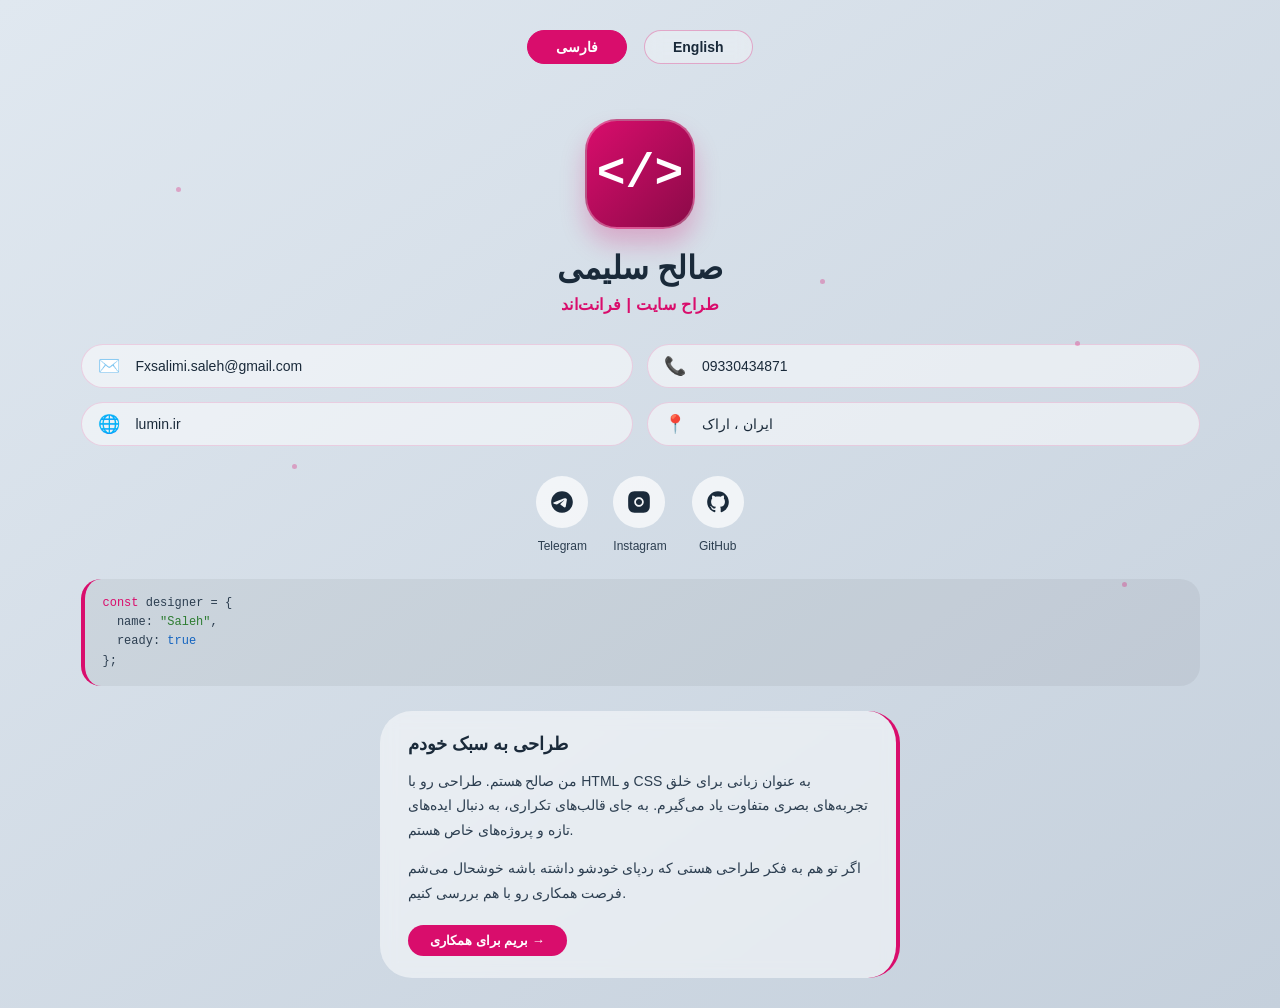
<file: Business-card.html>
<!DOCTYPE html>
<html lang="en">

<head>
    <meta charset="UTF-8">
    <meta name="viewport" content="width=device-width, initial-scale=1.0">
    <title>Business-card</title>
    <link rel="stylesheet" href="Business-card.css">
</head>

<body>
    <div class="lang-switch">
        <button class="lang-btn active" id="btn-fa">فارسی</button>
        <button class="lang-btn" id="btn-en">English</button>
    </div>


    <div class="business-card">
        <!-- داخل body، قبل از business-card -->
        <!-- <div class="bracket-decoration left">{</div>
        <div class="bracket-decoration right">}</div> -->

        <!-- چند نقطه تزئینی -->
        <div class="dot-decoration dot-1"></div>
        <div class="dot-decoration dot-2"></div>
        <div class="dot-decoration dot-3"></div>
        <div class="dot-decoration dot-4"></div>
        <div class="dot-decoration dot-5"></div>
        <div class="card-glow"></div>

        <div class="avatar">
            <div class="code-symbol">&lt;/&gt;</div>
        </div>

        <!-- متن‌هایی که با JS تغییر می‌کنند -->
        <h1 class="name" id="name">صالح سلیمی</h1>
        <p class="title" id="title">طراح سایت | فرانت‌اند</p>

        <div class="info-grid">
            <div class="info-item">
                <span class="info-icon">✉️</span>
                <span class="info-text"><a href="mailto:Fxsalimi.saleh@gmail.com"
                        id="email-text">Fxsalimi.saleh@gmail.com</a></span>
            </div>
            <div class="info-item">
                <span class="info-icon">📞</span>
                <span class="info-text"><a href="tel:09330434871" id="phone-text">09330434871</a></span>
            </div>
            <div class="info-item">
                <span class="info-icon">🌐</span>
                <span class="info-text"><a href="menu.html" id="website-text">lumin.ir</a></span>
            </div>
            <div class="info-item">
                <span class="info-icon">📍</span>
                <span class="info-text" id="location-text">ایران ، اراک</span>
            </div>
        </div>

        <div class="social-section">
            <div class="social-links">
                <div class="social-item">
                    <a href="#" class="social-link telegram">
                        <svg class="social-icon" viewBox="0 0 24 24">
                            <path
                                d="M12 2C6.48 2 2 6.48 2 12s4.48 10 10 10 10-4.48 10-10S17.52 2 12 2zm4.64 6.8c-.15 1.58-.8 5.42-1.13 7.19-.14.75-.42 1-.68 1.03-.58.05-1.02-.38-1.58-.75-.88-.58-1.38-.94-2.23-1.5-.99-.65-.35-1.01.22-1.59.15-.15 2.71-2.48 2.76-2.69.01-.03.01-.14-.06-.2-.07-.06-.18-.04-.26-.02-.11.02-1.85 1.17-5.22 3.45-.49.34-.94.5-1.34.49-.44-.01-1.28-.25-1.91-.45-.77-.25-1.38-.38-1.33-.8.03-.22.33-.45.92-.68 2.04-.89 4.64-1.91 6.96-2.79 1.45-.55 2.53-.86 3.12-.94.32-.04.77.01.98.27.19.23.21.58.16.95z" />
                        </svg>
                    </a>
                    <span class="social-name">Telegram</span>
                </div>
                <div class="social-item">
                    <a href="#" class="social-link instagram">
                        <svg class="social-icon" viewBox="0 0 24 24">
                            <path
                                d="M12 2c2.717 0 3.056.01 4.122.06 1.065.05 1.79.217 2.428.465.66.254 1.216.598 1.772 1.153.509.5.902 1.105 1.153 1.772.247.637.415 1.363.465 2.428.047 1.066.06 1.405.06 4.122 0 2.717-.01 3.056-.06 4.122-.05 1.065-.218 1.79-.465 2.428-.254.66-.598 1.216-1.153 1.772-.5.509-1.105.902-1.772 1.153-.637.247-1.363.415-2.428.465-1.066.047-1.405.06-4.122.06-2.717 0-3.056-.01-4.122-.06-1.065-.05-1.79-.218-2.428-.465-.66-.254-1.216-.598-1.772-1.153-.509-.5-.902-1.105-1.153-1.772-.247-.637-.415-1.363-.465-2.428-.047-1.066-.06-1.405-.06-4.122 0-2.717.01-3.056.06-4.122.05-1.065.218-1.79.465-2.428.254-.66.598-1.216 1.153-1.772.5-.509 1.105-.902 1.772-1.153.637-.247 1.363-.415 2.428-.465 1.066-.047 1.405-.06 4.122-.06zm0 5.6c-2.433 0-4.4 1.967-4.4 4.4s1.967 4.4 4.4 4.4 4.4-1.967 4.4-4.4-1.967-4.4-4.4-4.4zm0 7.2c-1.54 0-2.8-1.26-2.8-2.8 0-1.54 1.26-2.8 2.8-2.8 1.54 0 2.8 1.26 2.8 2.8 0 1.54-1.26 2.8-2.8 2.8z" />
                        </svg>
                    </a>
                    <span class="social-name">Instagram</span>
                </div>
                <div class="social-item">
                    <a href="#" class="social-link github">
                        <svg class="social-icon" viewBox="0 0 24 24">
                            <path
                                d="M12 2C6.48 2 2 6.48 2 12c0 4.42 2.87 8.17 6.84 9.49.5.09.68-.21.68-.48 0-.24-.01-.88-.01-1.73-2.78.6-3.37-1.34-3.37-1.34-.46-1.16-1.11-1.47-1.11-1.47-.91-.62.07-.61.07-.61 1.01.07 1.54 1.03 1.54 1.03.89 1.53 2.34 1.09 2.91.83.09-.65.35-1.09.64-1.34-2.22-.25-4.55-1.11-4.55-4.94 0-1.09.39-1.98 1.03-2.68-.1-.25-.45-1.27.1-2.64 0 0 .84-.27 2.75 1.02.8-.22 1.65-.33 2.5-.33.85 0 1.7.11 2.5.33 1.91-1.29 2.75-1.02 2.75-1.02.55 1.37.2 2.39.1 2.64.64.7 1.03 1.59 1.03 2.68 0 3.84-2.34 4.68-4.56 4.93.36.31.68.92.68 1.85 0 1.34-.01 2.42-.01 2.75 0 .27.18.58.69.48C19.13 20.17 22 16.42 22 12c0-5.52-4.48-10-10-10z" />
                        </svg>
                    </a>
                    <span class="social-name">GitHub</span>
                </div>
            </div>
        </div>

        <div class="code-line">
            <span class="code-keyword">const</span> designer = {<br>
            &nbsp;&nbsp;name: <span class="code-string" id="code-name">"Saleh"</span>,<br>
            &nbsp;&nbsp;ready: <span class="code-boolean">true</span><br>
            };
        </div>
    </div>

    <div class="persian-bio" id="bio-box">
        <h3 class="bio-title" id="bio-title">طراحی به سبک خودم</h3>
        <p class="bio-text" id="bio-text1">
            من صالح هستم. طراحی رو با HTML و CSS به عنوان زبانی برای خلق تجربه‌های بصری متفاوت یاد می‌گیرم.
            به جای قالب‌های تکراری، به دنبال ایده‌های تازه و پروژه‌های خاص هستم.
        </p>
        <p class="bio-text" id="bio-text2">
            اگر تو هم به فکر طراحی هستی که ردپای خودشو داشته باشه
            خوشحال می‌شم فرصت همکاری رو با هم بررسی کنیم.
        </p>
        <div class="bio-cta">
            <a href="mailto:fxsalimi.saleh@gmail.com" class="bio-btn" id="bio-btn-text">بریم برای همکاری →</a>
        </div>
    </div>
    <script src="Business-card.js"></script>
</body>

</html>
</file>
<file: Business-card.css>
* {
    margin: 0;
    padding: 0;
    box-sizing: border-box;
}

body {
    min-height: 100vh;
    background: linear-gradient(145deg, #e0e8f0 0%, #c5d0dc 100%);
    display: flex;
    flex-direction: column;
    justify-content: center;
    align-items: center;
    font-family: 'Segoe UI', Tahoma, Geneva, Verdana, sans-serif;
    padding: 30px;
}

/* دکمه تغییر زبان */
.lang-switch {
    margin-bottom: 30px;
    direction: ltr;
}

.lang-btn {
    background: rgba(255, 255, 255, 0.3);
    backdrop-filter: blur(8px);
    border: 1px solid rgba(217, 13, 108, 0.3);
    padding: 8px 28px;
    border-radius: 40px;
    cursor: pointer;
    font-size: 14px;
    font-weight: 600;
    color: #1A2A3A;
    transition: all 0.3s;
    margin: 0 6px;
}

.lang-btn.active {
    background: #D90D6C;
    color: white;
    border-color: #D90D6C;
}

.lang-btn:hover {
    background: #D90D6C;
    color: white;
}

/* ========== کارت اصلی ========== */
.business-card {
    max-width: 95%;
    width: 100%;
    margin: 0 auto;
    padding: 25px 20px;
    box-sizing: border-box;
}

.business-card:hover {
    transform: translateY(-8px) rotateX(2deg);
    border-color: rgba(217, 13, 108, 0.5);
}

/* براکت‌های کد داخل کارت */
.business-card {
    position: relative;
    overflow: visible !important;
    /* مهم: تا براکت‌ها بیرون زده بشن */
}

.bracket-decoration {
    position: absolute;
    top: 50%;
    transform: translateY(-50%);
    font-size: 70px;
    font-weight: bold;
    color: rgba(217, 13, 108, 0.1);
    font-family: monospace;
    pointer-events: none;
}

.bracket-decoration.left {
    left: -25px;
}

.bracket-decoration.right {
    right: -25px;
}

/* نقطه‌های تزئینی داخل کارت */
.dot-decoration {
    position: absolute;
    width: 5px;
    height: 5px;
    background: #D90D6C;
    border-radius: 50%;
    opacity: 0.3;
    pointer-events: none;
}

.dot-1 {
    top: 15%;
    left: 10%;
    animation: floatDot 6s infinite;
}

.dot-2 {
    bottom: 20%;
    right: 8%;
    animation: floatDot 8s infinite reverse;
}

.dot-3 {
    top: 40%;
    right: 12%;
    animation: floatDot 7s infinite;
}

.dot-4 {
    top: 60%;
    left: 20%;
    animation: floatDot 7s infinite;
}

.dot-5 {
    top: 30%;
    right: 34%;
    animation: floatDot 7s infinite;
}

@keyframes floatDot {

    0%,
    100% {
        transform: translateY(0) scale(1);
        opacity: 0.2;
    }

    50% {
        transform: translateY(-15px) scale(1.8);
        opacity: 0.6;
    }

    70% {
        transform: translateX(+10px) scale(1.2);
    }

    100% {
        transform: translateY(+10px) scale(1.5);

    }
}

/* موبایل: براکت‌ها رو مخفی کن تا شلوغ نشه */
@media (max-width: 650px) {
    .bracket-decoration {
        display: none;
    }

    .dot-decoration {
        display: none;
    }
}

.card-glow {
    position: absolute;
    top: -20%;
    left: -20%;
    width: 140%;
    height: 140%;
    background: radial-gradient(circle, rgba(217, 13, 108, 0.15), transparent 70%);
    opacity: 0;
    transition: opacity 0.5s;
    pointer-events: none;
}

.business-card:hover .card-glow {
    opacity: 1;
}

.avatar {
    width: 110px;
    height: 110px;
    background: linear-gradient(135deg, #D90D6C, #8B0A48);
    border-radius: 32px;
    display: flex;
    align-items: center;
    justify-content: center;
    margin: 0 auto 20px;
    box-shadow: 0 15px 25px rgba(217, 13, 108, 0.25);
    border: 2px solid rgba(255, 255, 255, 0.3);
    transition: all 0.4s;
}

.business-card:hover .avatar {
    border-radius: 50%;
    transform: scale(1.02);
}

.code-symbol {
    font-size: 48px;
    font-weight: 700;
    color: white;
    font-family: monospace;
}

.name {
    font-size: 32px;
    font-weight: 800;
    color: #1A2A3A;
    text-align: center;
    margin-bottom: 8px;
    letter-spacing: -0.5px;
}

.title {
    text-align: center;
    font-size: 16px;
    color: #D90D6C;
    font-weight: 600;
    margin-bottom: 30px;
    letter-spacing: 0.5px;
}

.info-grid {
    display: grid;
    grid-template-columns: 1fr 1fr;
    gap: 14px;
    margin-bottom: 30px;
}

.info-item {
    display: flex;
    align-items: center;
    gap: 10px;
    background: rgba(255, 255, 255, 0.5);
    padding: 10px 16px;
    border-radius: 40px;
    transition: all 0.3s;
    font-size: 14px;
    color: #1A2A3A;
    border: 1px solid rgba(217, 13, 108, 0.15);
}

.info-item:hover {
    background: rgba(217, 13, 108, 0.1);
    transform: translateX(-4px);
}

.info-icon {
    font-size: 18px;
    min-width: 28px;
}

.info-text a {
    color: #1A2A3A;
    text-decoration: none;
    font-weight: 500;
}

.info-text a:hover {
    color: #D90D6C;
}

.social-section {
    text-align: center;
    margin: 20px 0 25px;
}

.social-links {
    display: flex;
    justify-content: center;
    gap: 25px;
    flex-wrap: wrap;
}

.social-item {
    text-align: center;
}

.social-link {
    display: flex;
    align-items: center;
    justify-content: center;
    width: 52px;
    height: 52px;
    background: rgba(255, 255, 255, 0.7);
    border-radius: 50%;
    transition: all 0.3s;
    margin-bottom: 8px;
}

.social-link:hover {
    transform: translateY(-4px);
}

.social-link.telegram:hover {
    background: #26A5E4;
}

.social-link.instagram:hover {
    background: linear-gradient(135deg, #833AB4, #FD1D1D, #FCAF45);
}

.social-link.github:hover {
    background: #181717;
}

.social-icon {
    width: 26px;
    height: 26px;
    fill: #1A2A3A;
    transition: fill 0.3s;
}

.social-link:hover .social-icon {
    fill: white;
}

.social-name {
    font-size: 12px;
    color: #2C3E50;
    font-weight: 500;
}

.code-line {
    background: rgba(0, 0, 0, 0.05);
    padding: 15px 18px;
    border-radius: 20px;
    font-family: 'Courier New', monospace;
    font-size: 12px;
    color: #2C3E50;
    text-align: left;
    direction: ltr;
    border-left: 4px solid #D90D6C;
    line-height: 1.6;
}

.code-keyword {
    color: #D90D6C;
}

.code-string {
    color: #2E7D32;
}

.code-boolean {
    color: #1565C0;
}

/* باکس فارسی */
.persian-bio {
    max-width: 520px;
    width: 100%;
    padding: 22px 28px;
    background: rgba(255, 255, 255, 0.5);
    border-radius: 32px;
    border-right: 4px solid #D90D6C;
    backdrop-filter: blur(8px);
    transition: all 0.3s;
}

.persian-bio:hover {
    background: rgba(255, 255, 255, 0.7);
    transform: translateX(-4px);
}

.bio-title {
    font-size: 18px;
    font-weight: 700;
    color: #1A2A3A;
    margin-bottom: 14px;
}

.bio-text {
    font-size: 14px;
    line-height: 1.75;
    color: #2C3E50;
    margin-bottom: 14px;
}

.bio-cta {
    margin-top: 20px;
    text-align: left;
}

.bio-btn {
    display: inline-block;
    background: #D90D6C;
    color: white;
    padding: 8px 22px;
    border-radius: 40px;
    text-decoration: none;
    font-size: 13px;
    font-weight: 600;
    transition: all 0.3s;
}

.bio-btn:hover {
    background: #8B0A48;
    transform: translateX(5px);
}

@media (max-width: 550px) {
    .business-card {
        padding: 30px 22px;
    }

    .name {
        font-size: 26px;
    }

    .info-grid {
        gap: 10px;
    }

    .info-item {
        font-size: 12px;
        padding: 7px 12px;
    }
}
@media (max-width: 550px) {
    .info-grid {
        grid-template-columns: 1fr;
        gap: 12px;
    }
    
    .name {
        font-size: 24px;
    }
    
    .title {
        font-size: 14px;
    }
    
    .social-link {
        width: 45px;
        height: 45px;
    }
    
    .social-icon {
        width: 22px;
        height: 22px;
    }
    
    .code-line {
        font-size: 10px;
        padding: 12px;
    }
    
    .persian-bio {
        padding: 16px 20px;
    }
    
    .bio-text {
        font-size: 13px;
    }
}
</file>
